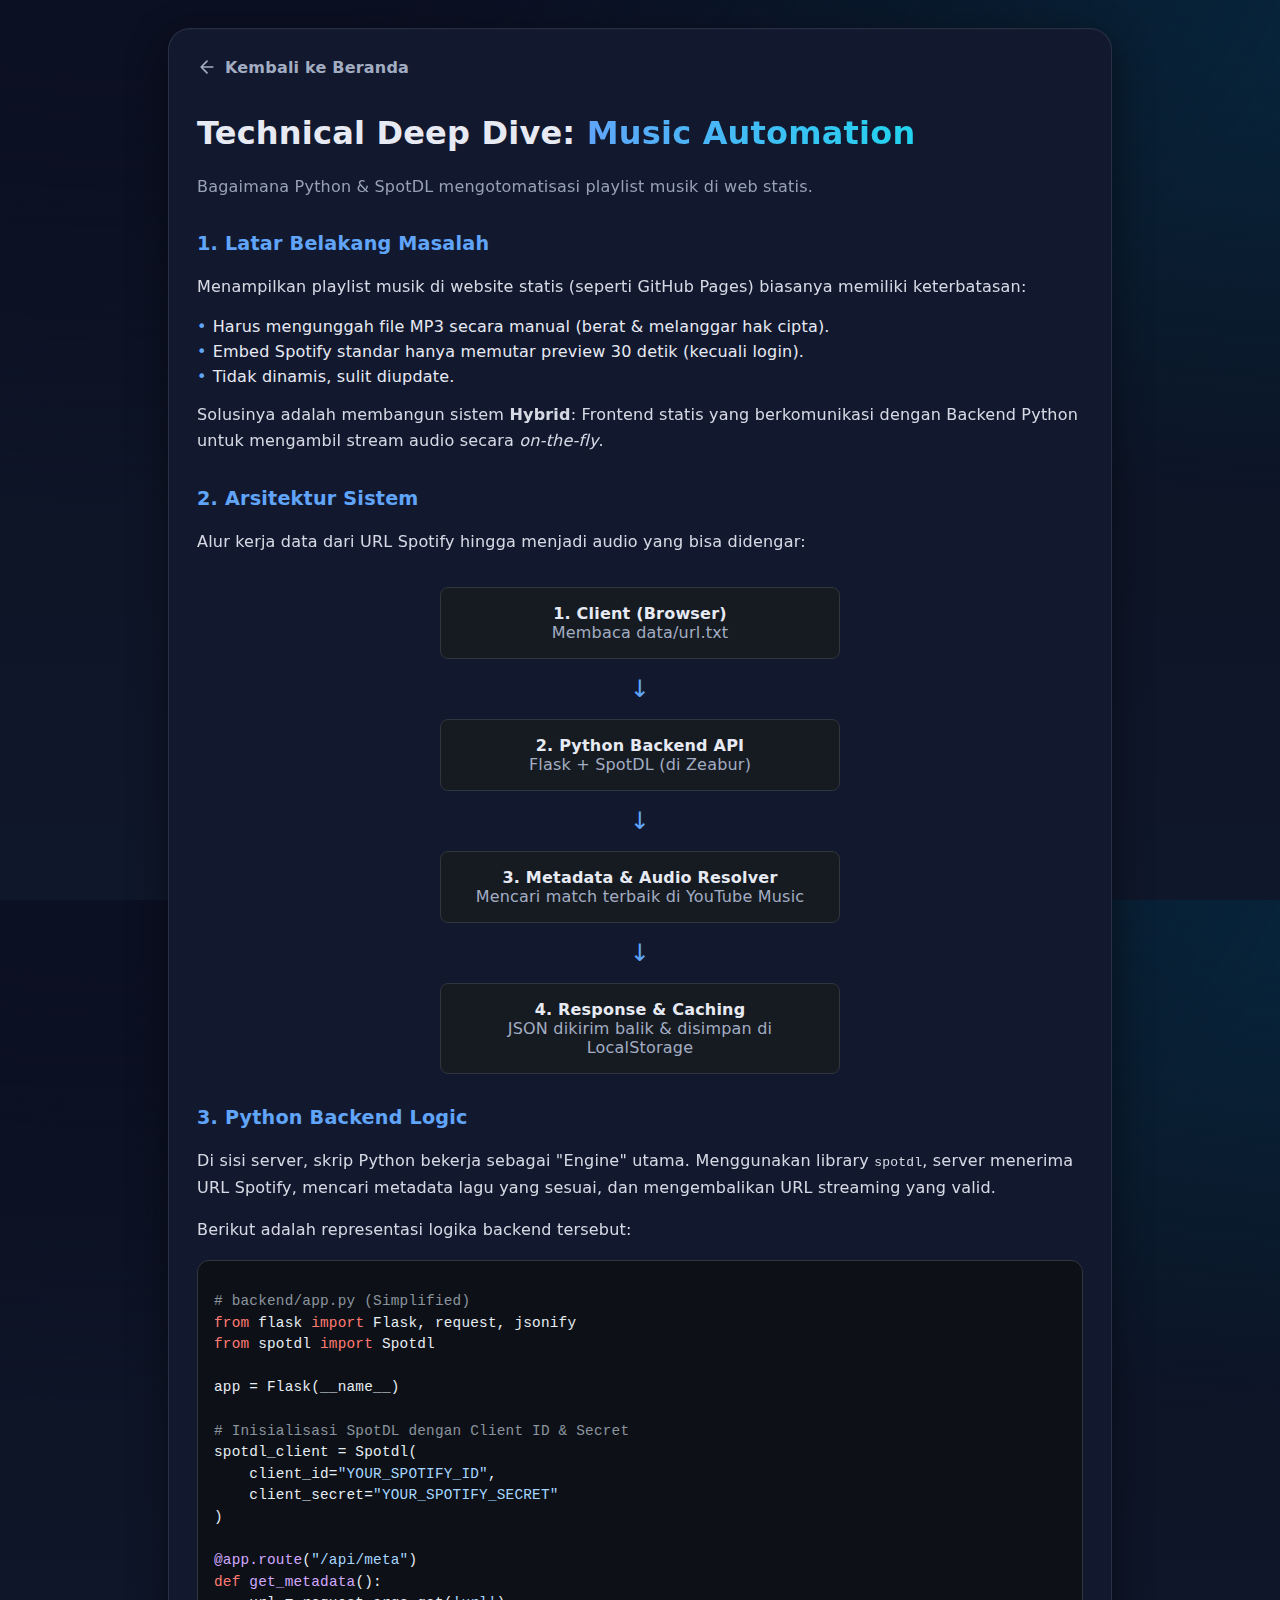
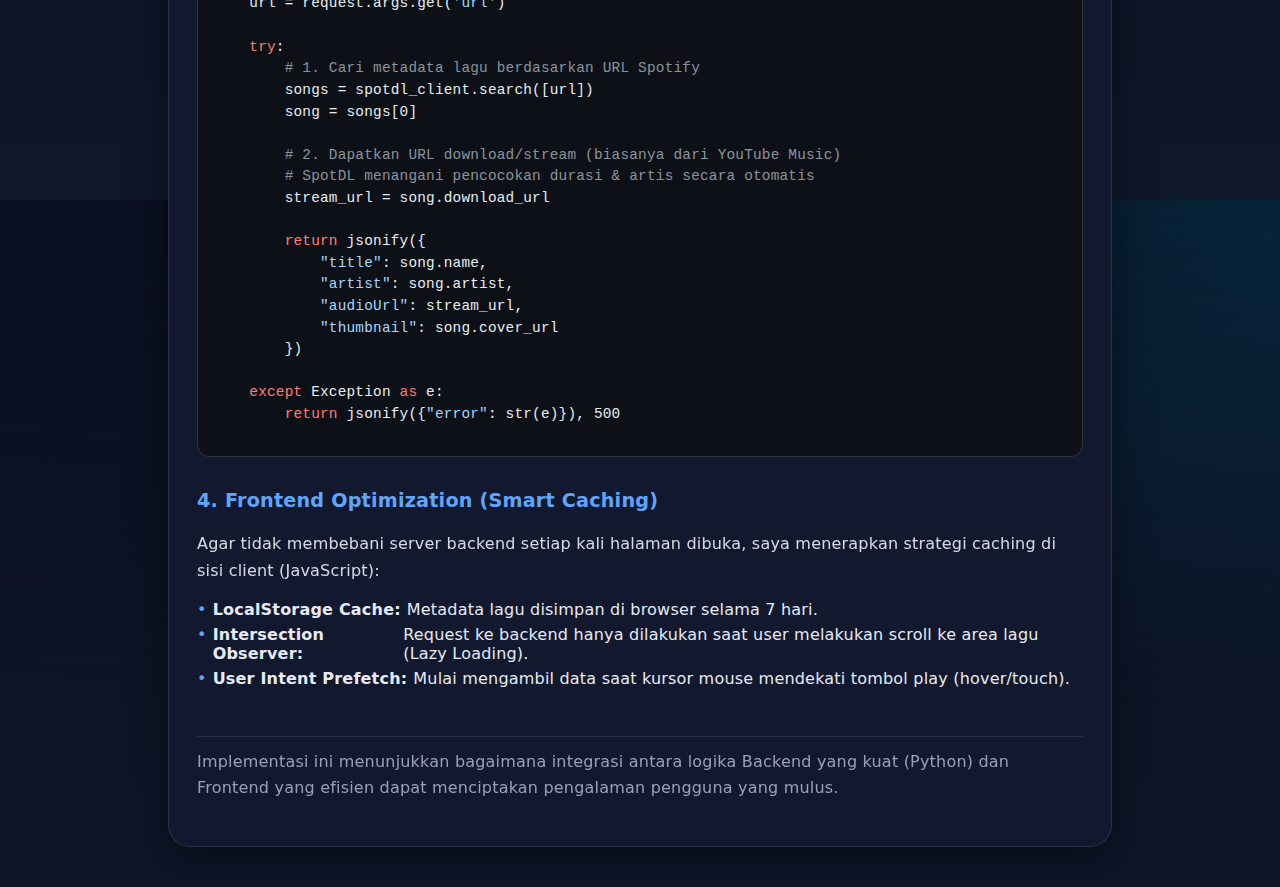
<file: technical-music.html>
<!doctype html>
<html lang="id">
  <head>
    <meta charset="utf-8" />
    <meta name="viewport" content="width=device-width, initial-scale=1" />
    <title>Technical Deep Dive: Music Feature • Ilham</title>
    <meta
      name="description"
      content="Dokumentasi teknis fitur playlist musik otomatis menggunakan Python dan SpotDL."
    />
    <link rel="stylesheet" href="styles.css" />
    <style>
      .tech-header {
        display: flex;
        align-items: center;
        gap: 1rem;
        margin-bottom: 2rem;
      }
      .tech-content h3 {
        margin-top: 2rem;
        color: var(--accent);
        font-size: 1.2rem;
      }
      .code-block {
        background: #0d1117;
        border: 1px solid #30363d;
        border-radius: 12px;
        padding: 1rem;
        overflow-x: auto;
        font-family: 'SF Mono', 'Segoe UI Mono', 'Roboto Mono', monospace;
        font-size: 0.9rem;
        line-height: 1.5;
        color: #e6edf3;
        margin: 1rem 0;
      }
      .code-comment { color: #8b949e; }
      .code-keyword { color: #ff7b72; }
      .code-func { color: #d2a8ff; }
      .code-str { color: #a5d6ff; }
      .code-var { color: #79c0ff; }

      .diagram {
        display: flex;
        flex-direction: column;
        gap: 1rem;
        margin: 2rem 0;
        align-items: center;
      }
      .diagram-step {
        background: #161b22;
        border: 1px solid #30363d;
        padding: 1rem 2rem;
        border-radius: 8px;
        text-align: center;
        width: 100%;
        max-width: 400px;
        position: relative;
      }
      .diagram-arrow {
        color: var(--accent);
        font-size: 1.5rem;
      }

      .back-btn {
        display: inline-flex;
        align-items: center;
        gap: 0.5rem;
        color: var(--muted);
        text-decoration: none;
        font-weight: 600;
        margin-bottom: 1rem;
        transition: color 0.2s;
      }
      .back-btn:hover {
        color: var(--text);
      }
    </style>
  </head>
  <body>
    <div class="bg-animation">
      <div class="blob blob-1"></div>
      <div class="blob blob-2"></div>
      <div class="blob blob-3"></div>
    </div>
    <div class="noise-overlay"></div>
    <div class="wrap">
      <div class="card" role="main">
        <a href="index.html" class="back-btn">
          <svg width="20" height="20" viewBox="0 0 24 24" fill="none" stroke="currentColor" stroke-width="2" stroke-linecap="round" stroke-linejoin="round"><path d="M19 12H5M12 19l-7-7 7-7"/></svg>
          Kembali ke Beranda
        </a>

        <header class="tech-header">
          <div>
            <h1>Technical Deep Dive: <span class="grad">Music Automation</span></h1>
            <p class="tagline">Bagaimana Python & SpotDL mengotomatisasi playlist musik di web statis.</p>
          </div>
        </header>

        <div class="tech-content">
          <section>
            <h3>1. Latar Belakang Masalah</h3>
            <p>
              Menampilkan playlist musik di website statis (seperti GitHub Pages) biasanya memiliki keterbatasan:
            </p>
            <ul class="about-list">
              <li>Harus mengunggah file MP3 secara manual (berat & melanggar hak cipta).</li>
              <li>Embed Spotify standar hanya memutar preview 30 detik (kecuali login).</li>
              <li>Tidak dinamis, sulit diupdate.</li>
            </ul>
            <p>
              Solusinya adalah membangun sistem <strong>Hybrid</strong>: Frontend statis yang berkomunikasi dengan Backend Python untuk mengambil stream audio secara <em>on-the-fly</em>.
            </p>
          </section>

          <section>
            <h3>2. Arsitektur Sistem</h3>
            <p>Alur kerja data dari URL Spotify hingga menjadi audio yang bisa didengar:</p>
            <div class="diagram">
              <div class="diagram-step">
                <strong>1. Client (Browser)</strong><br>
                <span class="note">Membaca data/url.txt</span>
              </div>
              <div class="diagram-arrow">↓</div>
              <div class="diagram-step">
                <strong>2. Python Backend API</strong><br>
                <span class="note">Flask + SpotDL (di Zeabur)</span>
              </div>
              <div class="diagram-arrow">↓</div>
              <div class="diagram-step">
                <strong>3. Metadata & Audio Resolver</strong><br>
                <span class="note">Mencari match terbaik di YouTube Music</span>
              </div>
              <div class="diagram-arrow">↓</div>
              <div class="diagram-step">
                <strong>4. Response & Caching</strong><br>
                <span class="note">JSON dikirim balik & disimpan di LocalStorage</span>
              </div>
            </div>
          </section>

          <section>
            <h3>3. Python Backend Logic</h3>
            <p>
              Di sisi server, skrip Python bekerja sebagai "Engine" utama. Menggunakan library <code>spotdl</code>, server menerima URL Spotify, mencari metadata lagu yang sesuai, dan mengembalikan URL streaming yang valid.
            </p>
            <p>Berikut adalah representasi logika backend tersebut:</p>

            <div class="code-block">
<pre><code><span class="code-comment"># backend/app.py (Simplified)</span>
<span class="code-keyword">from</span> flask <span class="code-keyword">import</span> Flask, request, jsonify
<span class="code-keyword">from</span> spotdl <span class="code-keyword">import</span> Spotdl

app = Flask(__name__)

<span class="code-comment"># Inisialisasi SpotDL dengan Client ID & Secret</span>
spotdl_client = Spotdl(
    client_id=<span class="code-str">"YOUR_SPOTIFY_ID"</span>,
    client_secret=<span class="code-str">"YOUR_SPOTIFY_SECRET"</span>
)

<span class="code-func">@app.route</span>(<span class="code-str">"/api/meta"</span>)
<span class="code-keyword">def</span> <span class="code-func">get_metadata</span>():
    url = request.args.get(<span class="code-str">'url'</span>)

    <span class="code-keyword">try</span>:
        <span class="code-comment"># 1. Cari metadata lagu berdasarkan URL Spotify</span>
        songs = spotdl_client.search([url])
        song = songs[0]

        <span class="code-comment"># 2. Dapatkan URL download/stream (biasanya dari YouTube Music)</span>
        <span class="code-comment"># SpotDL menangani pencocokan durasi & artis secara otomatis</span>
        stream_url = song.download_url

        <span class="code-keyword">return</span> jsonify({
            <span class="code-str">"title"</span>: song.name,
            <span class="code-str">"artist"</span>: song.artist,
            <span class="code-str">"audioUrl"</span>: stream_url,
            <span class="code-str">"thumbnail"</span>: song.cover_url
        })

    <span class="code-keyword">except</span> Exception <span class="code-keyword">as</span> e:
        <span class="code-keyword">return</span> jsonify({<span class="code-str">"error"</span>: str(e)}), 500</code></pre>
            </div>
          </section>

          <section>
            <h3>4. Frontend Optimization (Smart Caching)</h3>
            <p>
              Agar tidak membebani server backend setiap kali halaman dibuka, saya menerapkan strategi caching di sisi client (JavaScript):
            </p>
            <ul class="about-list">
              <li><strong>LocalStorage Cache:</strong> Metadata lagu disimpan di browser selama 7 hari.</li>
              <li><strong>Intersection Observer:</strong> Request ke backend hanya dilakukan saat user melakukan scroll ke area lagu (Lazy Loading).</li>
              <li><strong>User Intent Prefetch:</strong> Mulai mengambil data saat kursor mouse mendekati tombol play (hover/touch).</li>
            </ul>
          </section>

          <section style="margin-top: 3rem; border-top: 1px solid var(--line); padding-top: 1rem;">
            <p class="note">
              Implementasi ini menunjukkan bagaimana integrasi antara logika Backend yang kuat (Python) dan Frontend yang efisien dapat menciptakan pengalaman pengguna yang mulus.
            </p>
          </section>

        </div>
      </div>
    </div>
  </body>
</html>
</file>
<file: styles.css>
:root {
  --bg: #0b1222; /* deep navy */
  --bg2: #0f172a; /* slate-900 */
  --card: #0e152b;
  --text: #e7eaf3;
  --muted: #a3adc2;
  --line: color-mix(in oklab, #fff, transparent 90%);
  --accent: #60a5fa; /* blue-400 */
  --accent2: #22d3ee; /* cyan-400 */
  --ring: rgba(96, 165, 250, 0.35);
  --radius: 22px;
}
* {
  box-sizing: border-box;
}
html,
body {
  height: 100%;
}
body {
  margin: 0;
  font-family:
    ui-sans-serif,
    system-ui,
    -apple-system,
    Segoe UI,
    Roboto,
    Ubuntu,
    Cantarell,
    Noto Sans,
    Helvetica,
    Arial,
    "Apple Color Emoji",
    "Segoe UI Emoji";
  color: var(--text);
  background:
    radial-gradient(1200px 600px at 10% -10%, #0b1022 25%, transparent),
    radial-gradient(1200px 600px at 110% -10%, #07243a 25%, transparent),
    linear-gradient(180deg, var(--bg), var(--bg2));
  min-height: 100svh;
  letter-spacing: 0.2px;
}
.wrap {
  max-width: 980px;
  margin: 0 auto;
  padding: 28px 18px 40px;
}

.card {
  background: color-mix(in oklab, var(--card), #ffffff 2%);
  border: 1px solid var(--line);
  border-radius: var(--radius);
  box-shadow:
    0 12px 40px rgba(0, 0, 0, 0.45),
    inset 0 1px 0 rgba(255, 255, 255, 0.02);
  padding: 28px;
}
.contact-card {
  padding: 16px;
  background: #0c142a;
}
.contact-title {
  margin: 0 0 8px;
  color: var(--muted);
}
.note {
  color: var(--muted);
  margin-top: -4px;
}

.music-player {
  display: flex;
  align-items: center;
  gap: 16px;
  padding: 16px;
  margin: 16px 0 24px;
  background: #0b1324;
  border: 1px solid var(--line);
  border-radius: 16px;
}

.music-cover {
  width: 96px;
  height: 96px;
  border-radius: 12px;
  object-fit: cover;
  flex-shrink: 0;
}

.music-info {
  flex: 1;
}

.music-title {
  margin: 0 0 8px;
  font-size: 1rem;
}

.music-info audio {
  display: none;
}

.play-btn {
  width: 48px;
  height: 48px;
  border: none;
  border-radius: 50%;
  background: var(--accent);
  color: #0b1222;
  display: flex;
  align-items: center;
  justify-content: center;
  cursor: pointer;
  flex-shrink: 0;
}

.play-btn svg {
  width: 24px;
  height: 24px;
}

header.hero {
  display: grid;
  gap: 18px;
  align-items: center;
  grid-template-columns: 92px 1fr;
  margin-bottom: 8px;
}
.avatar {
  width: 92px;
  height: 92px;
  border-radius: 50%;
  object-fit: cover;
  border: 3px solid color-mix(in oklab, var(--accent), #fff 0%);
  box-shadow: 0 6px 20px rgba(0, 0, 0, 0.35);
  background: #0b1324;
}
h1.name {
  margin: 0;
  font-size: clamp(1.8rem, 3.2vw + 1rem, 2.6rem);
  line-height: 1.1;
}
.grad {
  background: linear-gradient(90deg, var(--accent), var(--accent2));
  -webkit-background-clip: text;
  background-clip: text;
  color: transparent;
}
.tagline {
  margin: 6px 0 0;
  color: var(--muted);
  font-weight: 500;
}

.links {
  display: flex;
  flex-wrap: wrap;
  gap: 10px;
  margin-top: 12px;
}
.btn {
  appearance: none;
  border: 1px solid var(--line);
  background: #0b1324;
  color: var(--text);
  text-decoration: none;
  padding: 10px 14px;
  border-radius: 12px;
  display: inline-flex;
  align-items: center;
  gap: 8px;
  font-weight: 700;
  font-size: 0.95rem;
  transition:
    transform 0.06s ease,
    border-color 0.2s ease,
    box-shadow 0.2s ease,
    background 0.2s ease;
}
.btn:hover {
  transform: translateY(-1px);
  box-shadow: 0 8px 20px rgba(0, 0, 0, 0.35);
  border-color: var(--accent);
  background: #0f1a33;
}
.btn svg {
  width: 18px;
  height: 18px;
}

section {
  margin-top: 28px;
}
section h2 {
  font-size: 1.2rem;
  margin: 0 0 12px;
  letter-spacing: 0.2px;
}
p {
  color: var(--text);
  opacity: 0.92;
  line-height: 1.65;
}


.about {
  display: grid;
  gap: 14px;
  grid-template-columns: 1fr;
  align-items: start;
}
.about .pillbox {
  display: flex;
  flex-wrap: wrap;
  gap: 8px;
}
.pill {
  border: 1px solid var(--line);
  background: #0b1324;
  padding: 6px 10px;
  border-radius: 999px;
  font-size: 0.9rem;
  opacity: 0.95;
}
.about-list {
  list-style: none;
  padding: 0;
  margin: 8px 0 0;
}
.about-list li {
  display: flex;
  gap: 6px;
  align-items: flex-start;
  margin-bottom: 6px;
}
.about-list li::before {
  content: "•";
  color: var(--accent);
}

footer {
  margin-top: 26px;
  color: var(--muted);
  font-size: 0.86rem;
  display: flex;
  justify-content: space-between;
  gap: 10px;
  flex-wrap: wrap;
}

@media (min-width: 768px) {
  header.hero {
    grid-template-columns: 108px 1fr;
  }
  .about {
    grid-template-columns: 1.2fr 0.8fr;
  }
}
</file>
